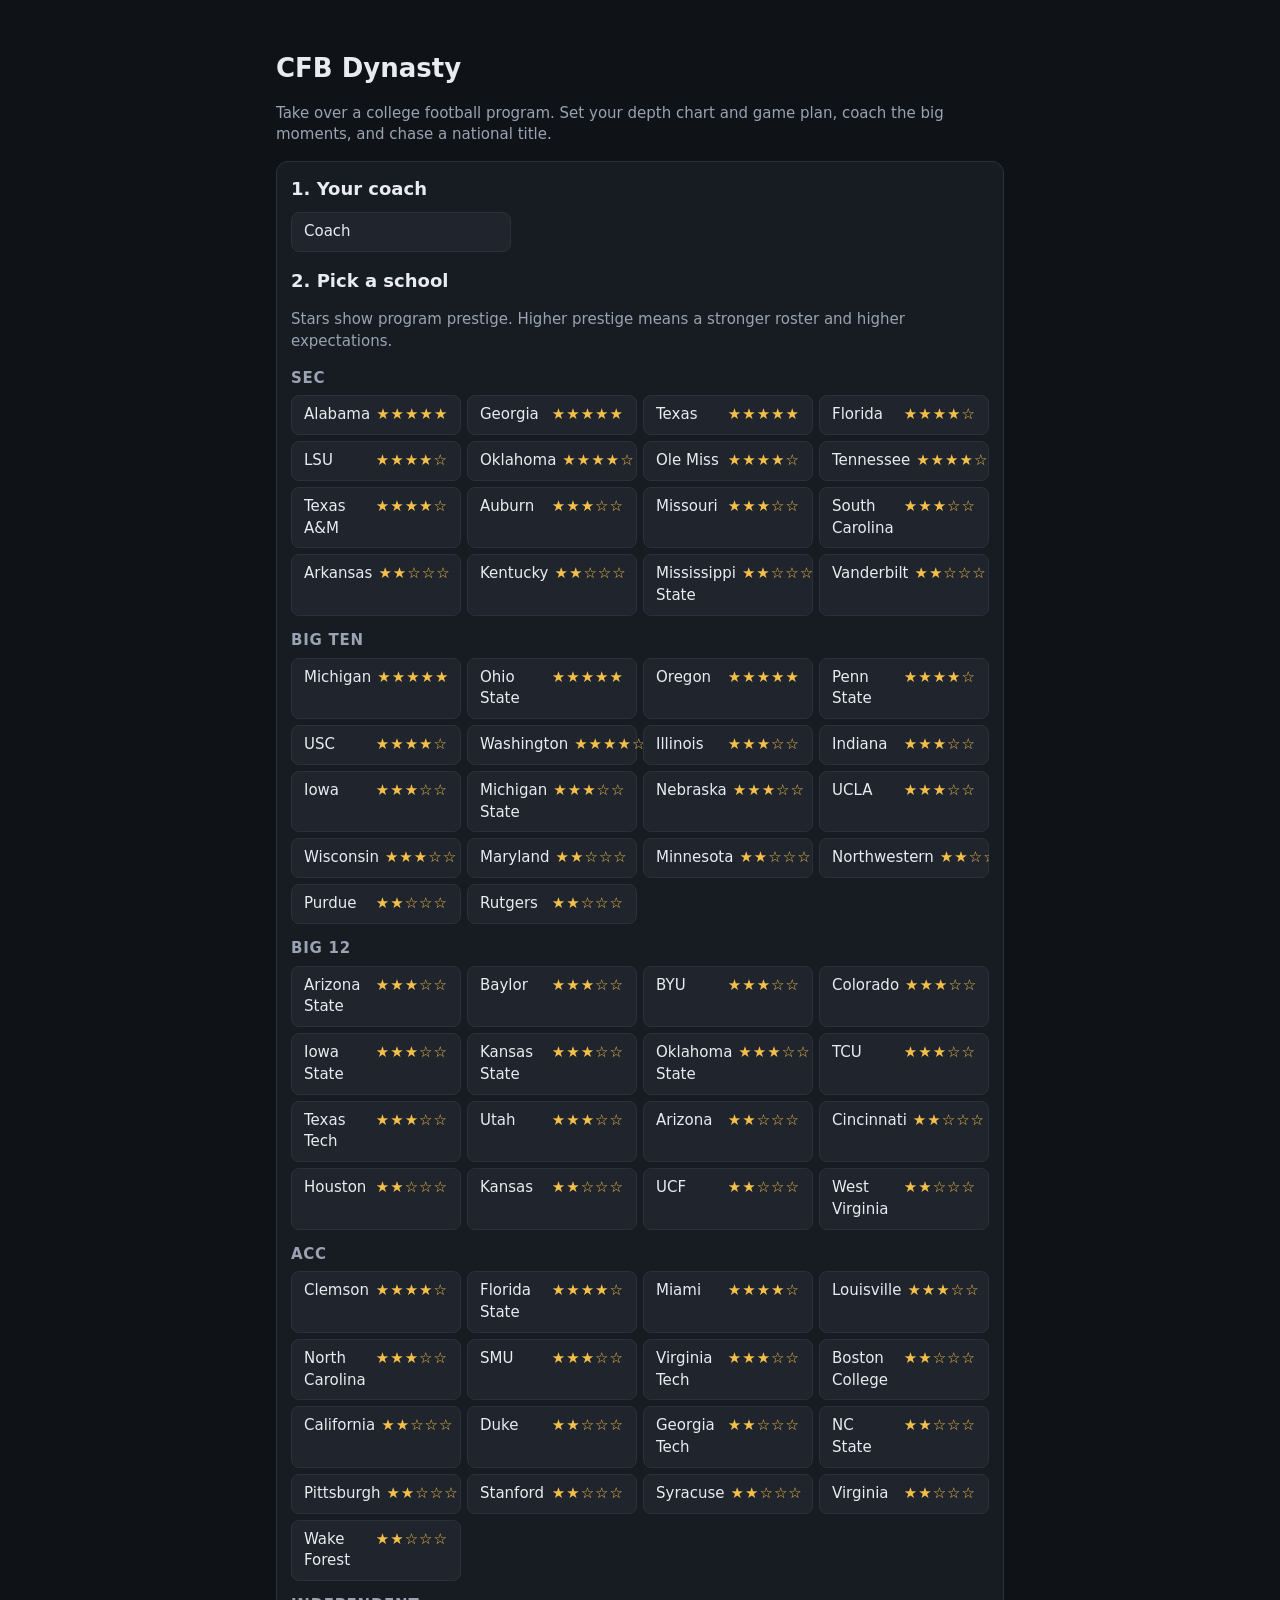
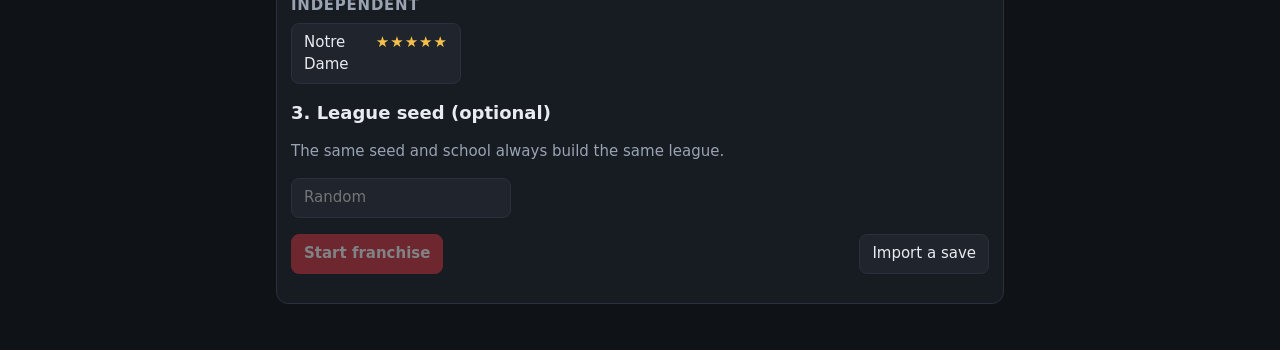
<file: index.html>
<!doctype html>
<html lang="en">
<head>
  <meta charset="utf-8">
  <meta name="viewport" content="width=device-width, initial-scale=1">
  <title>CFB Dynasty</title>
  <meta name="description" content="A college football franchise game: coach a program, recruit, and simulate seasons.">
  <link rel="stylesheet" href="styles.css">
</head>
<body>
  <div id="app"><p class="loading">Loading…</p></div>
  <script type="module" src="src/main.js"></script>
</body>
</html>
</file>
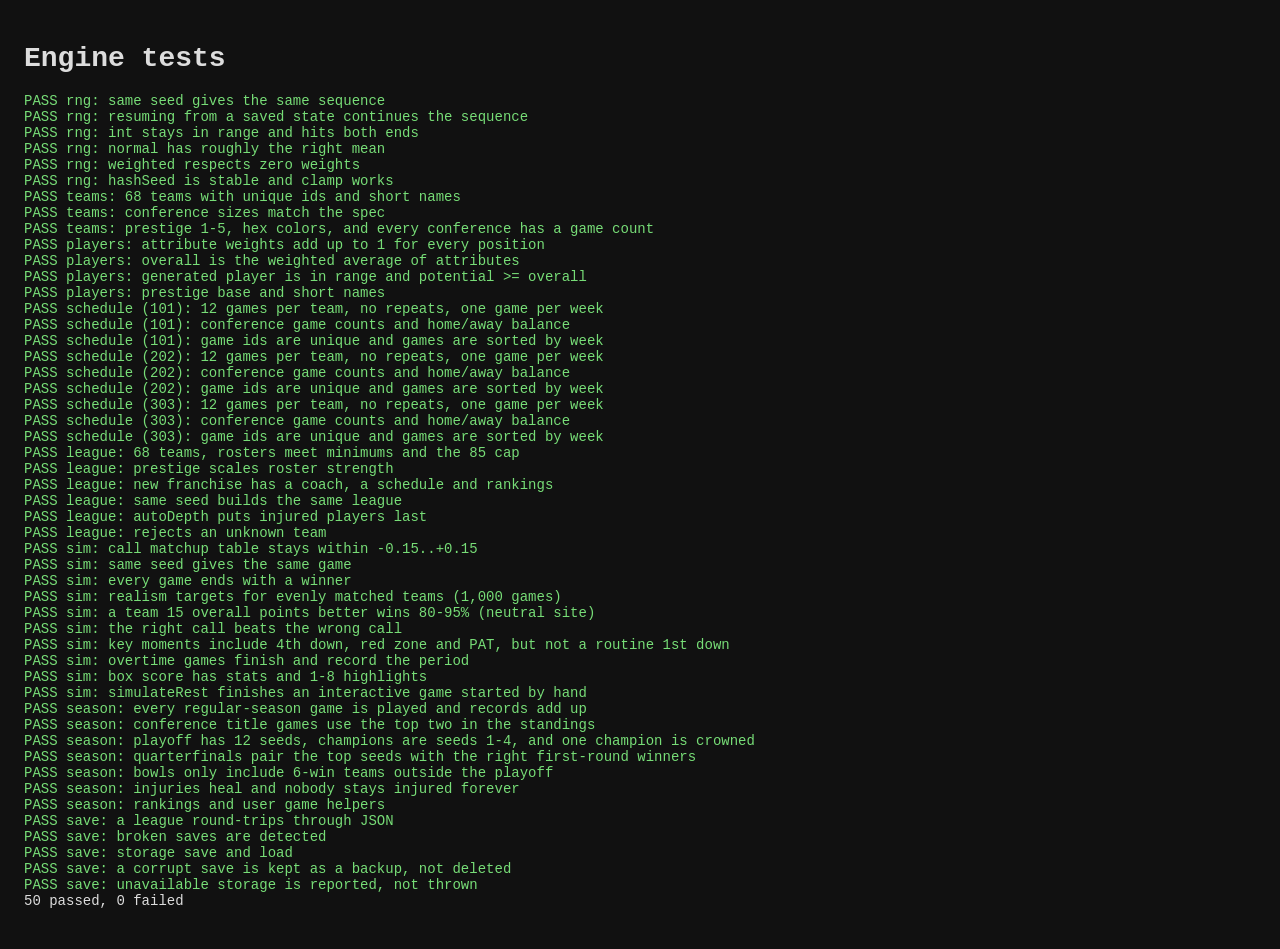
<file: tests/tests.html>
<!doctype html>
<html lang="en">
<head>
  <meta charset="utf-8">
  <title>CFB Dynasty tests</title>
  <style>body { font: 14px ui-monospace, monospace; background: #111; color: #ddd; padding: 16px; } .fail { color: #f77; } .pass { color: #7d7; }</style>
</head>
<body>
  <h1>Engine tests</h1>
  <pre id="out"></pre>
  <script type="module">
    import { run } from './all.js';
    const out = document.getElementById('out');
    await run((line) => {
      const span = document.createElement('span');
      span.className = line.startsWith('FAIL') ? 'fail' : line.startsWith('PASS') ? 'pass' : '';
      span.textContent = line + '\n';
      out.append(span);
    }, new URLSearchParams(location.search).get('filter') || '');
  </script>
</body>
</html>
</file>
<file: styles.css>
:root {
  --bg: #0f1217;
  --panel: #171b22;
  --panel-2: #1f242d;
  --line: #2b313c;
  --text: #e8ebf0;
  --muted: #9aa3b2;
  --accent: #d9363e;
  --accent-2: #ffffff;
  --good: #3fb26b;
  --bad: #e5534b;
  --warn: #d9a43b;
  font-family: system-ui, -apple-system, "Segoe UI", Roboto, sans-serif;
}
* { box-sizing: border-box; }
html, body { margin: 0; background: var(--bg); color: var(--text); }
body { line-height: 1.45; font-size: 15px; }
a { color: inherit; }
button, select, input {
  font: inherit; color: var(--text); background: var(--panel-2);
  border: 1px solid var(--line); border-radius: 8px; padding: 8px 12px;
}
button { cursor: pointer; }
button:hover:not(:disabled) { border-color: var(--muted); }
button:disabled { opacity: .45; cursor: default; }
button.primary { background: var(--accent); border-color: var(--accent); color: var(--accent-2); font-weight: 600; }
button.small { padding: 4px 8px; font-size: 13px; }
.loading { padding: 24px; color: var(--muted); }

.topbar {
  display: flex; align-items: center; gap: 12px; flex-wrap: wrap;
  padding: 10px 16px; background: var(--panel); border-bottom: 3px solid var(--accent);
  position: sticky; top: 0; z-index: 5;
}
.brand { font-weight: 800; letter-spacing: .04em; }
.teamtag { font-weight: 700; }
.teamtag small { color: var(--muted); font-weight: 400; margin-left: 6px; }
nav.tabs { display: flex; gap: 4px; flex-wrap: wrap; margin-left: auto; }
nav.tabs a {
  text-decoration: none; padding: 6px 10px; border-radius: 6px; color: var(--muted); font-size: 14px;
}
nav.tabs a.active, nav.tabs a:hover { background: var(--panel-2); color: var(--text); }

main { max-width: 1100px; margin: 0 auto; padding: 16px; }
h1 { font-size: 26px; margin: 4px 0 12px; }
h2 { font-size: 18px; margin: 0 0 10px; }
h3 { font-size: 15px; margin: 0 0 8px; color: var(--muted); text-transform: uppercase; letter-spacing: .05em; }
.muted { color: var(--muted); }
.grid { display: grid; gap: 14px; grid-template-columns: repeat(auto-fit, minmax(min(280px, 100%), 1fr)); }
.grid > * { min-width: 0; }
.card { background: var(--panel); border: 1px solid var(--line); border-radius: 12px; padding: 14px; }
.row { display: flex; gap: 10px; align-items: center; flex-wrap: wrap; }
.spacer { flex: 1; }
.big { font-size: 30px; font-weight: 800; }
.pill { display: inline-block; padding: 2px 8px; border-radius: 999px; background: var(--panel-2); font-size: 12px; color: var(--muted); }
.pill.good { color: var(--good); } .pill.bad { color: var(--bad); } .pill.warn { color: var(--warn); }
.banner { background: #3a2a12; border: 1px solid var(--warn); color: #f5d58a; padding: 10px 14px; border-radius: 10px; margin-bottom: 12px; }
.banner.error { background: #3a1414; border-color: var(--bad); color: #f4b4b0; }

table { width: 100%; border-collapse: collapse; font-size: 14px; }
th, td { text-align: left; padding: 6px 8px; border-bottom: 1px solid var(--line); white-space: nowrap; }
th { color: var(--muted); font-weight: 600; font-size: 12px; text-transform: uppercase; }
th.sortable { cursor: pointer; }
td.num, th.num { text-align: right; }
tr.me td { background: rgba(217, 54, 62, .12); }
tr.clickable { cursor: pointer; }
tr.clickable:hover td { background: var(--panel-2); }
.table-wrap { overflow-x: auto; }

.meter { height: 8px; background: var(--panel-2); border-radius: 999px; overflow: hidden; }
.meter > span { display: block; height: 100%; background: var(--accent); }

.news { list-style: none; margin: 0; padding: 0; max-height: 320px; overflow: auto; }
.news li { padding: 6px 0; border-bottom: 1px solid var(--line); font-size: 14px; }

.depth-list { list-style: none; margin: 0; padding: 0; }
.depth-list li { display: flex; align-items: center; gap: 8px; padding: 6px; border-bottom: 1px solid var(--line); }
.depth-list li.starter { background: rgba(63, 178, 107, .08); }
.depth-list li.injured { opacity: .55; }
.depth-list .ovr { width: 34px; text-align: right; font-weight: 700; }
.depth-list .name { flex: 1; }

.choice-grid { display: grid; gap: 8px; grid-template-columns: repeat(auto-fit, minmax(150px, 1fr)); }
.choice-grid button.selected { border-color: var(--accent); background: rgba(217, 54, 62, .18); }

.scoreboard { display: grid; grid-template-columns: 1fr auto 1fr; align-items: center; gap: 10px; text-align: center; }
.scoreboard .team { font-weight: 700; font-size: 18px; }
.scoreboard .score { font-size: 40px; font-weight: 800; }
.scoreboard .clock { color: var(--muted); }
.field { position: relative; height: 28px; background: #1d5b33; border-radius: 6px; margin: 12px 0 4px; overflow: hidden; }
.field .endzone { position: absolute; top: 0; bottom: 0; width: 8%; background: rgba(0, 0, 0, .25); }
.field .ball { position: absolute; top: 5px; width: 18px; height: 18px; margin-left: -9px; border-radius: 50%; background: #8b4a22; border: 2px solid #fff; transition: left .3s; }
.field .marker { position: absolute; top: 0; bottom: 0; width: 2px; background: #f5d042; }
.feed { list-style: none; margin: 0; padding: 0; max-height: 360px; overflow: auto; font-size: 14px; }
.feed li { padding: 5px 0; border-bottom: 1px solid var(--line); }
.feed li .tag { color: var(--muted); margin-right: 6px; font-variant-numeric: tabular-nums; }
.feed li.score { color: #ffd76a; font-weight: 600; }
.feed li.turnover { color: var(--bad); font-weight: 600; }
.feed li.marker { color: var(--muted); text-align: center; font-weight: 700; }
.callpanel { border: 2px solid var(--accent); }

.newfranchise { max-width: 760px; margin: 30px auto; }
.team-pick { display: grid; gap: 6px; grid-template-columns: repeat(auto-fill, minmax(170px, 1fr)); max-height: 380px; overflow: auto; }
.team-pick button { text-align: left; display: flex; justify-content: space-between; gap: 6px; }
.team-pick button.selected { border-color: var(--accent); background: rgba(217, 54, 62, .18); }
.stars { color: #f5c04a; letter-spacing: 1px; }
.modal-back { position: fixed; inset: 0; background: rgba(0, 0, 0, .6); display: flex; align-items: center; justify-content: center; padding: 16px; z-index: 20; }
.modal { background: var(--panel); border: 1px solid var(--line); border-radius: 12px; padding: 16px; max-width: 520px; width: 100%; max-height: 90vh; overflow: auto; }

@media (max-width: 640px) {
  main { padding: 12px; }
  .scoreboard .score { font-size: 30px; }
  nav.tabs { margin-left: 0; }
}
</file>
